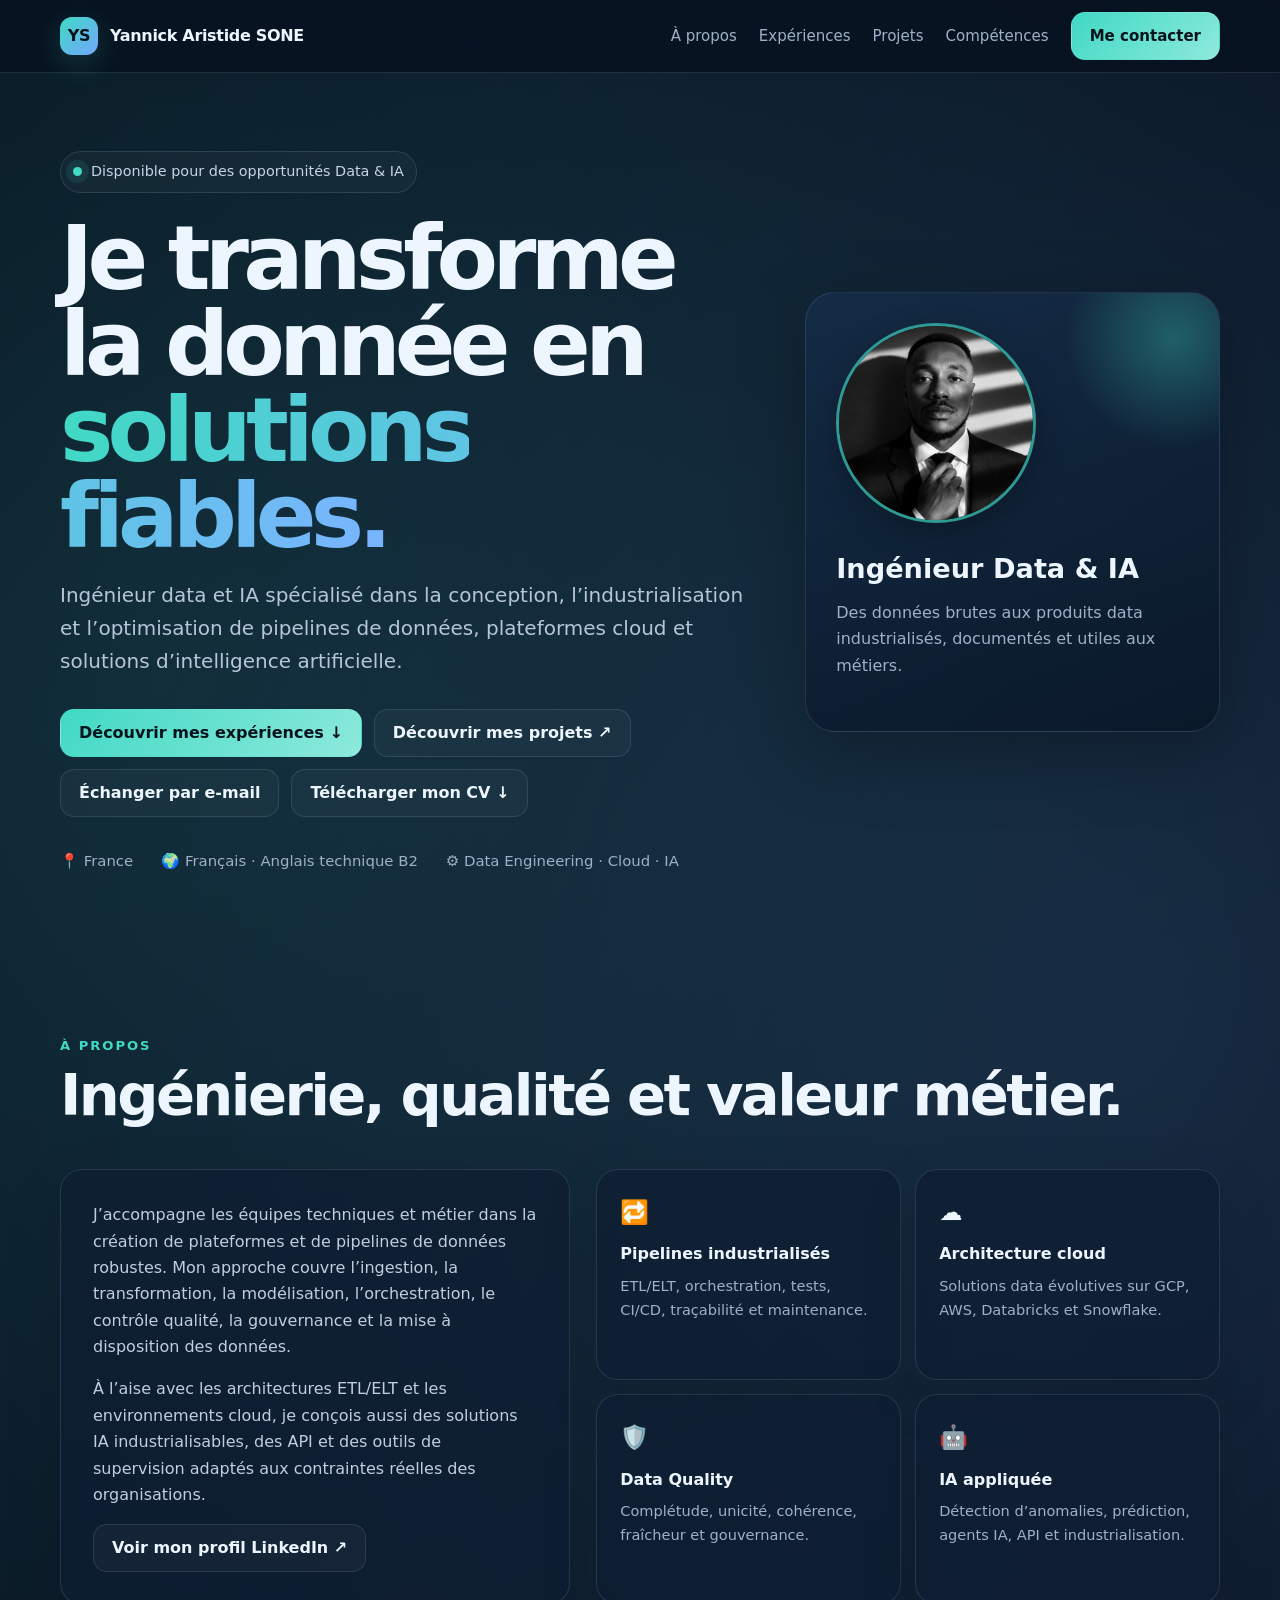
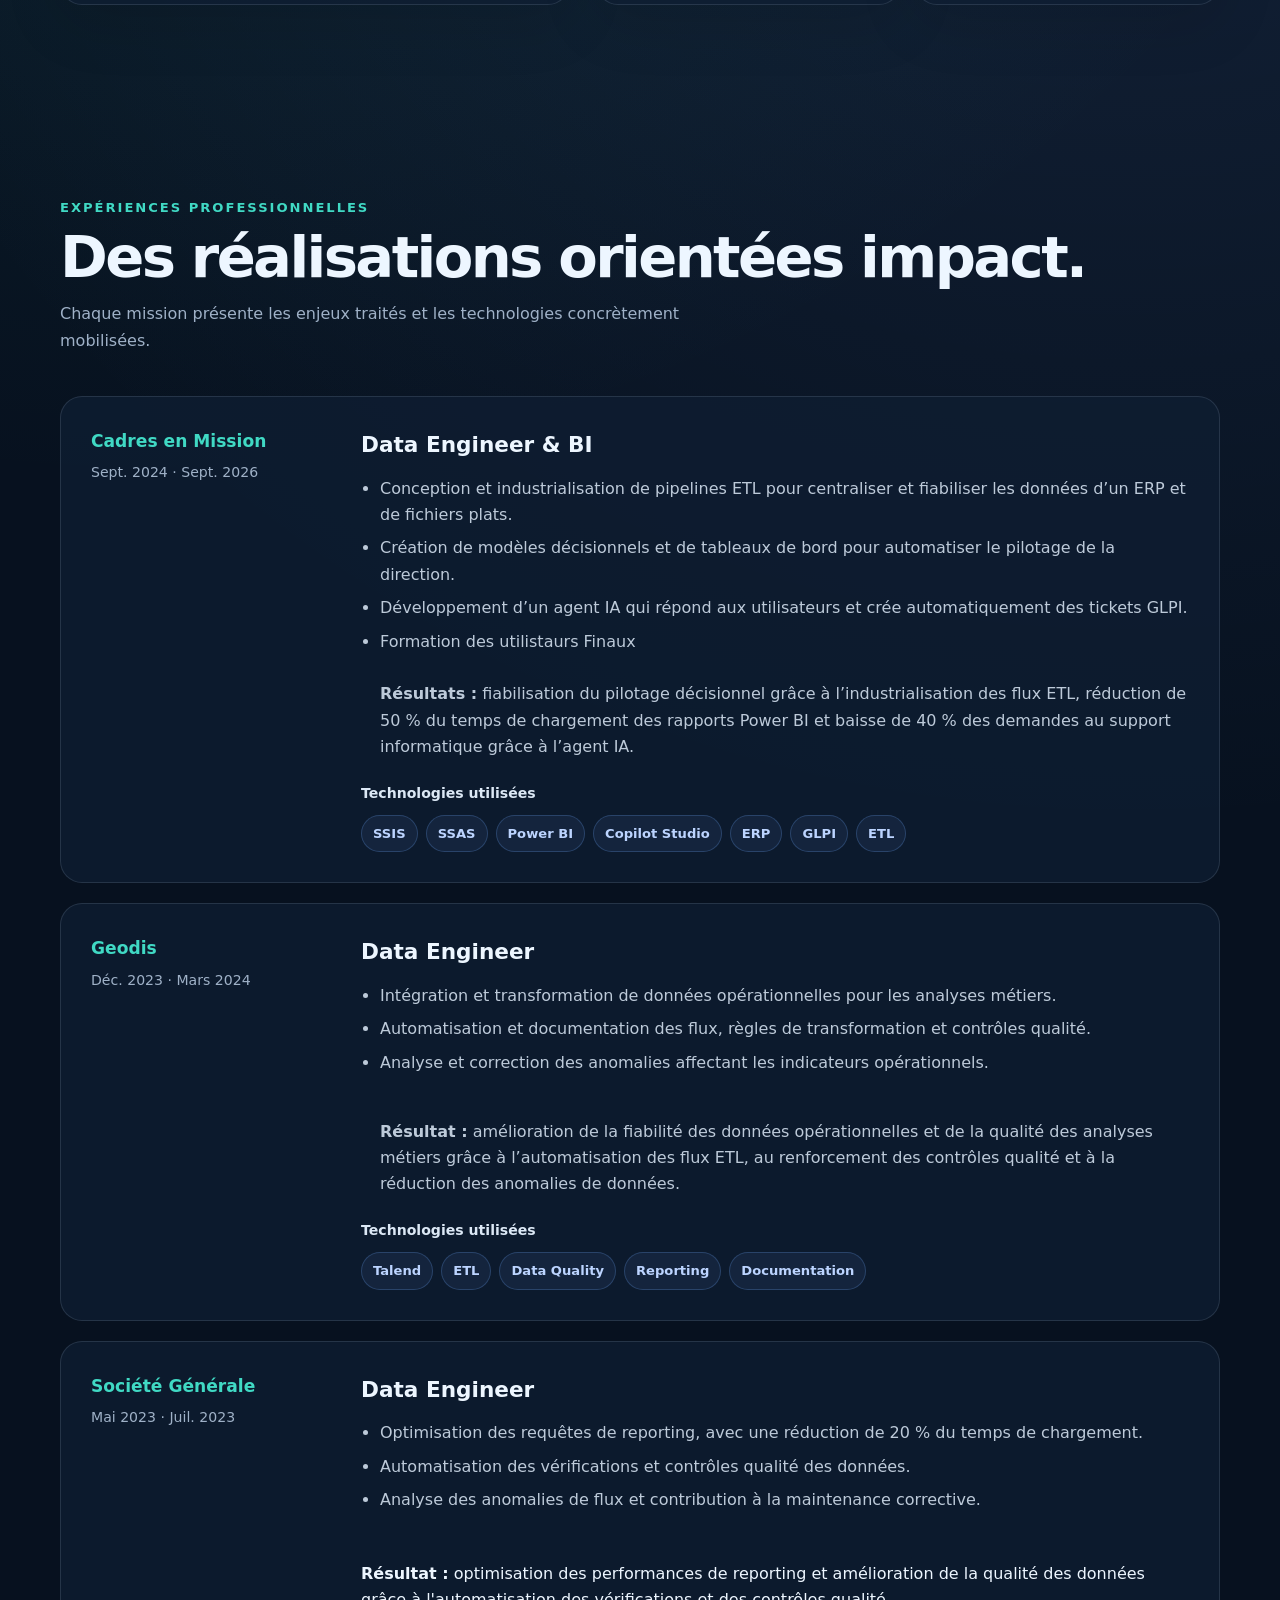
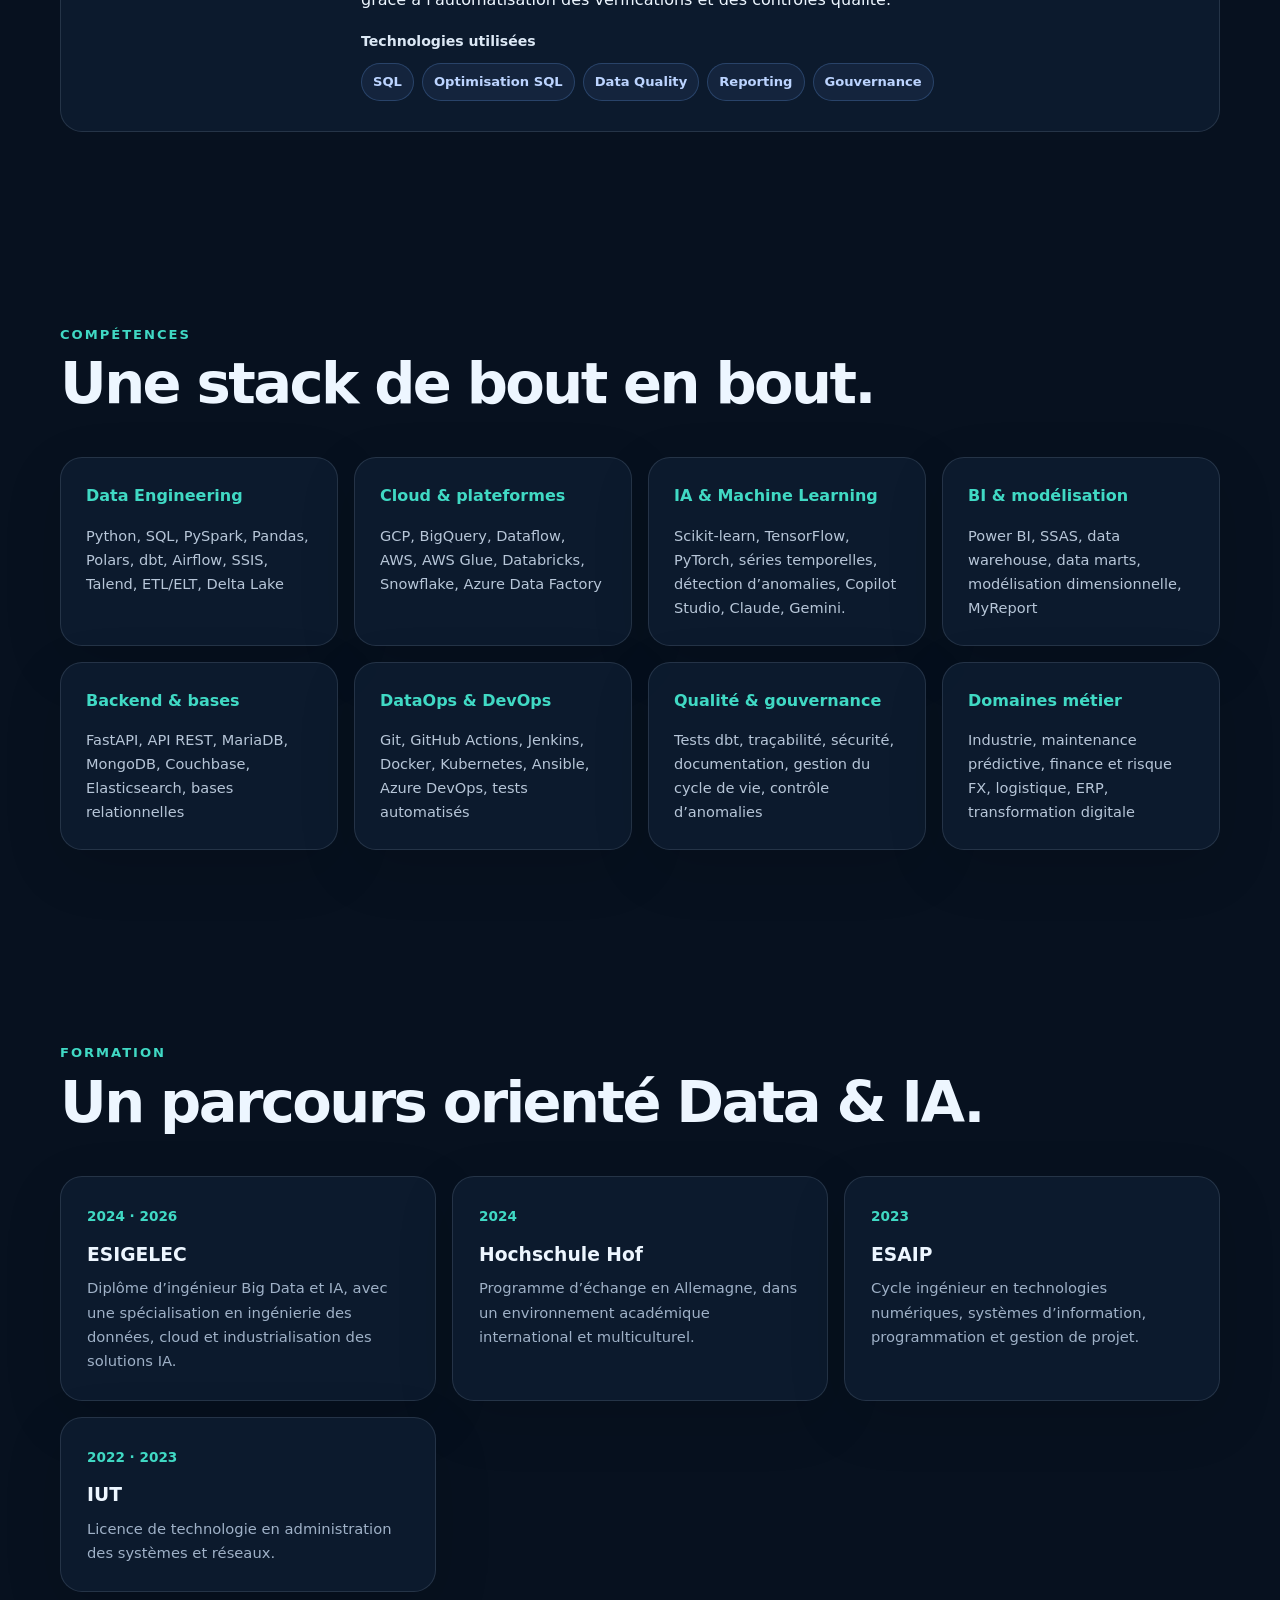
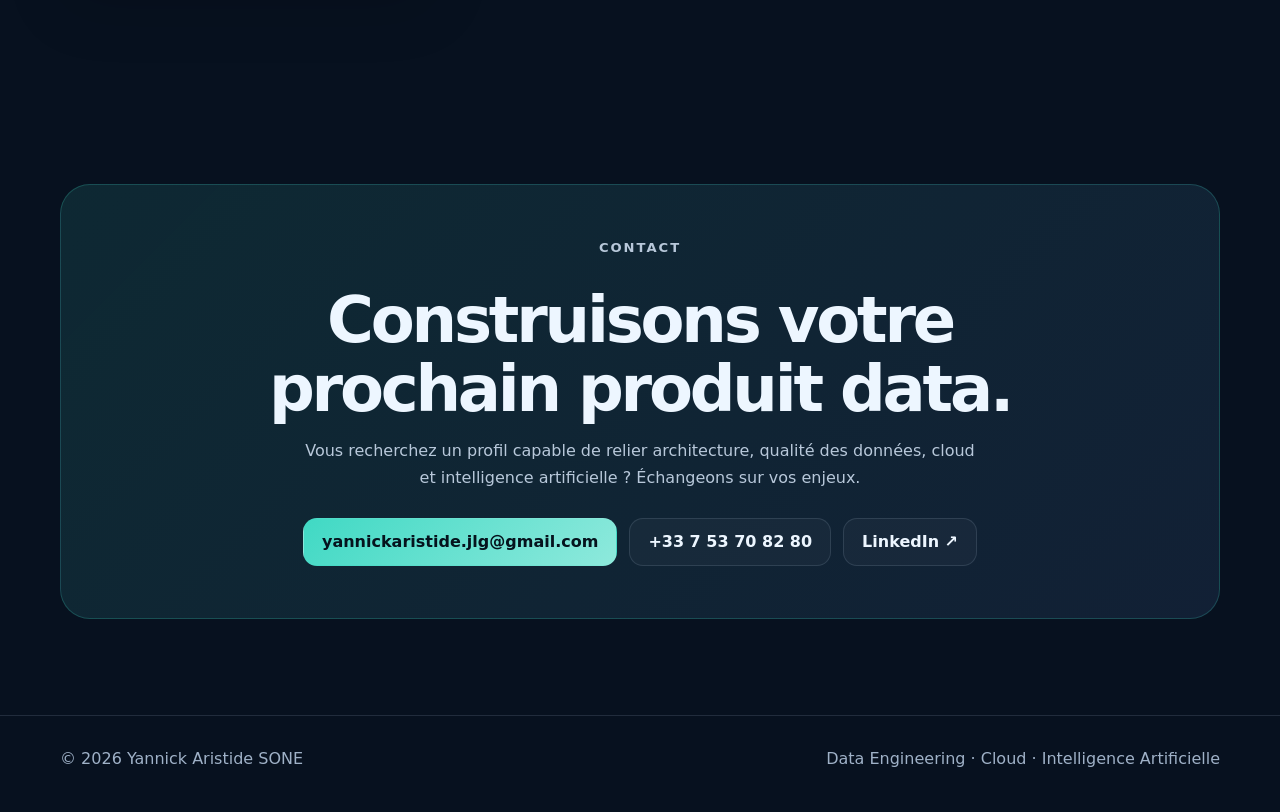
<file: index.html>
<!DOCTYPE html>
<html lang="fr">
<head>
	<meta charset="UTF-8" />
	<meta name="viewport" content="width=device-width, initial-scale=1.0" />
	<meta name="description"content="Portfolio de Yannick Aristide SONE, Data Engineer & AI Engineer spécialisé en pipelines de données, cloud, DataOps et intelligence artificielle." />
	<meta name="theme-color" content="#07111f" />
	<title>Yannick Aristide SONE | Ingénieur Big data & IA</title>
	<link rel="stylesheet" href="css/style.css" />
	<script defer src="https://cloud.umami.is/script.js"
		data-website-id="248f7b9d-cdf1-4cb3-993b-ef63a6f0d2b1"></script>
</head>

<body>
	<a class="skip-link" href="#contenu">Aller au contenu</a>
	<nav class="nav" aria-label="Navigation principale">
		<div class="container nav-inner">
			<a class="brand" href="#accueil" aria-label="Accueil">
				<span class="brand-mark">YS</span>
				<span class="brand-name">Yannick Aristide SONE</span>
			</a>
			<div class="nav-links">
				<a href="#apropos">À propos</a>
				<a href="#experiences">Expériences</a>
				<a href="projets.html">Projets</a>
				<a href="#competences">Compétences</a>
				<a class="btn btn-primary nav-cta" href="#contact">Me contacter</a>
			</div>
		</div>
	</nav>

	<main id="contenu">
		<header class="hero" id="accueil">
			<div class="container hero-grid">
				<div>
					<div class="eyebrow"><span class="dot"></span> Disponible pour des opportunités Data & IA</div>
					<h1>Je transforme la donnée en <span class="gradient-text">solutions fiables.</span></h1>
					<p class="lead">Ingénieur data et IA spécialisé dans la conception, l’industrialisation et
						l’optimisation de pipelines de données, plateformes cloud et solutions d’intelligence
						artificielle.</p>
					<div class="hero-actions">
						<a class="btn btn-primary" href="#experiences">Découvrir mes expériences ↓</a>
						<a class="btn btn-secondary" href="projets.html">Découvrir mes projets ↗</a>
						<a class="btn btn-secondary" href="mailto:yannickaristide.jlg@gmail.com"
							data-umami-event="Contact email">Échanger par e-mail</a>
						<a class="btn btn-secondary" href="assets/pdf/CV_Yannick_S.pdf"
							download="CV_Yannick_S.pdf" data-umami-event="CV download">Télécharger mon CV ↓</a>
					</div>
					<div class="quick-facts">
						<span>📍 France</span>
						<span>🌍 Français · Anglais technique B2</span>
						<span>⚙️ Data Engineering · Cloud · IA</span>
					</div>
				</div>

				<aside class="hero-card" aria-label="Profil en bref">
					<img class="profile-photo" src="assets/images/Profil.PNG"
						alt="Portrait de Yannick Aristide SONE" width="1536" height="1024" />
					<h2>Ingénieur Data & IA</h2>
					<p>Des données brutes aux produits data industrialisés, documentés et utiles aux métiers.</p>
				</aside>
			</div>
		</header>

		<section id="apropos">
			<div class="container">
				<div class="section-head reveal">
					<div>
						<p class="kicker">À propos</p>
						<h2 class="section-title">Ingénierie, qualité et valeur métier.</h2>
					</div>
				</div>
				<div class="about-grid">
					<article class="panel about-copy reveal">
						<p>J’accompagne les équipes techniques et métier dans la création de plateformes et de pipelines
							de données robustes. Mon approche couvre l’ingestion, la transformation, la modélisation,
							l’orchestration, le contrôle qualité, la gouvernance et la mise à disposition des données.
						</p>
						<p>À l’aise avec les architectures ETL/ELT et les environnements cloud, je conçois aussi des
							solutions IA industrialisables, des API et des outils de supervision adaptés aux contraintes
							réelles des organisations.</p>
						<a class="btn btn-secondary" href="https://linkedin.com/in/yannick-aristide-sone"
							target="_blank" rel="noopener noreferrer">Voir mon profil LinkedIn ↗</a>
					</article>
					<div class="strengths">
						<article class="panel strength reveal">
							<div class="strength-icon">🔁</div>
							<h3>Pipelines industrialisés</h3>
							<p>ETL/ELT, orchestration, tests, CI/CD, traçabilité et maintenance.</p>
						</article>
						<article class="panel strength reveal">
							<div class="strength-icon">☁️</div>
							<h3>Architecture cloud</h3>
							<p>Solutions data évolutives sur GCP, AWS, Databricks et Snowflake.</p>
						</article>
						<article class="panel strength reveal">
							<div class="strength-icon">🛡️</div>
							<h3>Data Quality</h3>
							<p>Complétude, unicité, cohérence, fraîcheur et gouvernance.</p>
						</article>
						<article class="panel strength reveal">
							<div class="strength-icon">🤖</div>
							<h3>IA appliquée</h3>
							<p>Détection d’anomalies, prédiction, agents IA, API et industrialisation.</p>
						</article>
					</div>
				</div>
			</div>
		</section>

		<section id="experiences">
			<div class="container">
				<div class="section-head reveal">
					<div>
						<p class="kicker">Expériences professionnelles</p>
						<h2 class="section-title">Des réalisations orientées impact.</h2>
						<p class="section-intro">Chaque mission présente les enjeux traités et les technologies
							concrètement mobilisées.</p>
					</div>
				</div>
				<div class="experience-list">
					<article class="experience reveal">
						<div>
							<div class="company">Cadres en Mission</div>
							<div class="period">Sept. 2024 · Sept. 2026</div>
						</div>
						<div>
							<h3 class="exp-title">Data Engineer & BI</h3>
							<ul>
								<li>Conception et industrialisation de pipelines ETL pour centraliser et fiabiliser les
									données d’un ERP et de fichiers plats.</li>
								<li>Création de modèles décisionnels et de tableaux de bord pour automatiser le pilotage
									de la direction.</li>
								<li>Développement d’un agent IA qui répond aux utilisateurs et crée automatiquement des
									tickets GLPI.</li>
								<li>Formation des utilistaurs Finaux</li>
								<br><strong>Résultats :</strong> fiabilisation du pilotage décisionnel grâce à
									l’industrialisation des flux ETL, réduction de 50 % du temps de chargement des
									rapports Power BI et baisse de 40 % des demandes au support informatique grâce à
									l’agent IA.</br>
							</ul>
							<p class="tech-label">Technologies utilisées</p>
							<div class="chips"><span class="chip">SSIS</span><span class="chip">SSAS</span><span
									class="chip">Power BI</span><span class="chip">Copilot Studio</span><span
									class="chip">ERP</span><span class="chip">GLPI</span><span class="chip">ETL</span>
							</div>
						</div>
					</article>
				
					<article class="experience reveal">
						<div>
							<div class="company">Geodis</div>
							<div class="period">Déc. 2023 · Mars 2024</div>
						</div>
						<div>
							<h3 class="exp-title">Data Engineer</h3>
							<ul>
								<li>Intégration et transformation de données opérationnelles pour les analyses métiers.
								</li>
								<li>Automatisation et documentation des flux, règles de transformation et contrôles
									qualité.</li>
								<li>Analyse et correction des anomalies affectant les indicateurs opérationnels.</li>
								<p><br><strong>Résultat :</strong> amélioration de la fiabilité des données opérationnelles et de la qualité des analyses métiers grâce à l’automatisation des flux ETL, au renforcement des contrôles qualité et à la réduction des anomalies de données.</br></p>
							</ul>
							<p class="tech-label">Technologies utilisées</p>
							<div class="chips"><span class="chip">Talend</span><span class="chip">ETL</span><span
									class="chip">Data Quality</span><span class="chip">Reporting</span><span
									class="chip">Documentation</span></div>
						</div>
					</article>
					<article class="experience reveal">
						<div>
							<div class="company">Société Générale</div>
							<div class="period">Mai 2023 · Juil. 2023</div>
						</div>
						<div>
							<h3 class="exp-title">Data Engineer</h3>
							<ul>
								<li>Optimisation des requêtes de reporting, avec une réduction de 20 % du temps de
									chargement.</li>
								<li>Automatisation des vérifications et contrôles qualité des données.</li>
								<li>Analyse des anomalies de flux et contribution à la maintenance corrective.</li>
							</ul>
							<p><br><strong>Résultat :</strong> optimisation des performances de reporting et amélioration de la qualité des données grâce à l'automatisation des vérifications et des contrôles qualité.</br></p>
							<p class="tech-label">Technologies utilisées</p>
							<div class="chips"><span class="chip">SQL</span><span class="chip">Optimisation
									SQL</span><span class="chip">Data Quality</span><span
									class="chip">Reporting</span><span class="chip">Gouvernance</span></div>
						</div>
					</article>
				</div>
			</div>
		</section>

		<section id="competences">
			<div class="container">
				<div class="section-head reveal">
					<div>
						<p class="kicker">Compétences</p>
						<h2 class="section-title">Une stack de bout en bout.</h2>
					</div>
				</div>
				<div class="skills-grid">
					<article class="panel skill-card reveal">
						<h3>Data Engineering</h3>
						<p>Python, SQL, PySpark, Pandas, Polars, dbt, Airflow, SSIS, Talend, ETL/ELT, Delta Lake</p>
					</article>
					<article class="panel skill-card reveal">
						<h3>Cloud & plateformes</h3>
						<p>GCP, BigQuery, Dataflow, AWS, AWS Glue, Databricks, Snowflake, Azure Data Factory</p>
					</article>
					<article class="panel skill-card reveal">
						<h3>IA & Machine Learning</h3>
						<p>Scikit-learn, TensorFlow, PyTorch, séries temporelles, détection d’anomalies, Copilot Studio,
							Claude, Gemini.</p>
					</article>
					<article class="panel skill-card reveal">
						<h3>BI & modélisation</h3>
						<p>Power BI, SSAS, data warehouse, data marts, modélisation dimensionnelle, MyReport</p>
					</article>
					<article class="panel skill-card reveal">
						<h3>Backend & bases</h3>
						<p>FastAPI, API REST, MariaDB, MongoDB, Couchbase, Elasticsearch, bases relationnelles</p>
					</article>
					<article class="panel skill-card reveal">
						<h3>DataOps & DevOps</h3>
						<p>Git, GitHub Actions, Jenkins, Docker, Kubernetes, Ansible, Azure DevOps, tests automatisés
						</p>
					</article>
					<article class="panel skill-card reveal">
						<h3>Qualité & gouvernance</h3>
						<p>Tests dbt, traçabilité, sécurité, documentation, gestion du cycle de vie, contrôle
							d’anomalies</p>
					</article>
					<article class="panel skill-card reveal">
						<h3>Domaines métier</h3>
						<p>Industrie, maintenance prédictive, finance et risque FX, logistique, ERP, transformation
							digitale</p>
					</article>
				</div>
			</div>
		</section>

		<section id="formation">
			<div class="container">
				<div class="section-head reveal">
					<div>
						<p class="kicker">Formation</p>
						<h2 class="section-title">Un parcours orienté Data & IA.</h2>
					</div>
				</div>
				<div class="education-grid">
					<article class="panel education reveal"><span class="year">2024 · 2026</span>
						<h3>ESIGELEC</h3>
						<p>Diplôme d’ingénieur Big Data et IA, avec une spécialisation en ingénierie des données, cloud
							et industrialisation des solutions IA.</p>
					</article>
					<article class="panel education reveal"><span class="year">2024</span>
						<h3>Hochschule Hof</h3>
						<p>Programme d’échange en Allemagne, dans un environnement académique international et
							multiculturel.</p>
					</article>
					<article class="panel education reveal"><span class="year">2023</span>
						<h3>ESAIP</h3>
						<p>Cycle ingénieur en technologies numériques, systèmes d’information, programmation et gestion
							de projet.</p>
					</article>
					<article class="panel education reveal"><span class="year">2022 · 2023</span>
						<h3>IUT</h3>
						<p>Licence de technologie en administration des systèmes et réseaux.</p>
					</article>
				</div>
			</div>
		</section>

		<section id="contact">
			<div class="container">
				<div class="contact-wrap reveal">
					<p class="kicker">Contact</p>
					<h2>Construisons votre prochain produit data.</h2>
					<p>Vous recherchez un profil capable de relier architecture, qualité des données, cloud et
						intelligence artificielle ? Échangeons sur vos enjeux.</p>
					<div class="contact-actions">
						<a class="btn btn-primary" href="mailto:yannickaristide.jlg@gmail.com"
							data-umami-event="Contact email">yannickaristide.jlg@gmail.com</a>
						<a class="btn btn-secondary" href="tel:+33753708280"
							data-umami-event="Contact phone">+33 7 53 70 82 80</a>
						<a class="btn btn-secondary" href="https://linkedin.com/in/yannick-aristide-sone"
							target="_blank" rel="noopener noreferrer"
							data-umami-event="LinkedIn click">LinkedIn ↗</a>
					</div>
				</div>
			</div>
		</section>
	</main>

	<footer>
		<div class="container footer-inner"><span>© <span id="year"></span> Yannick Aristide SONE</span><span>Data
				Engineering · Cloud · Intelligence Artificielle</span></div>
	</footer>
	<script src="js/script.js"></script>
</body>
</html>
</file>
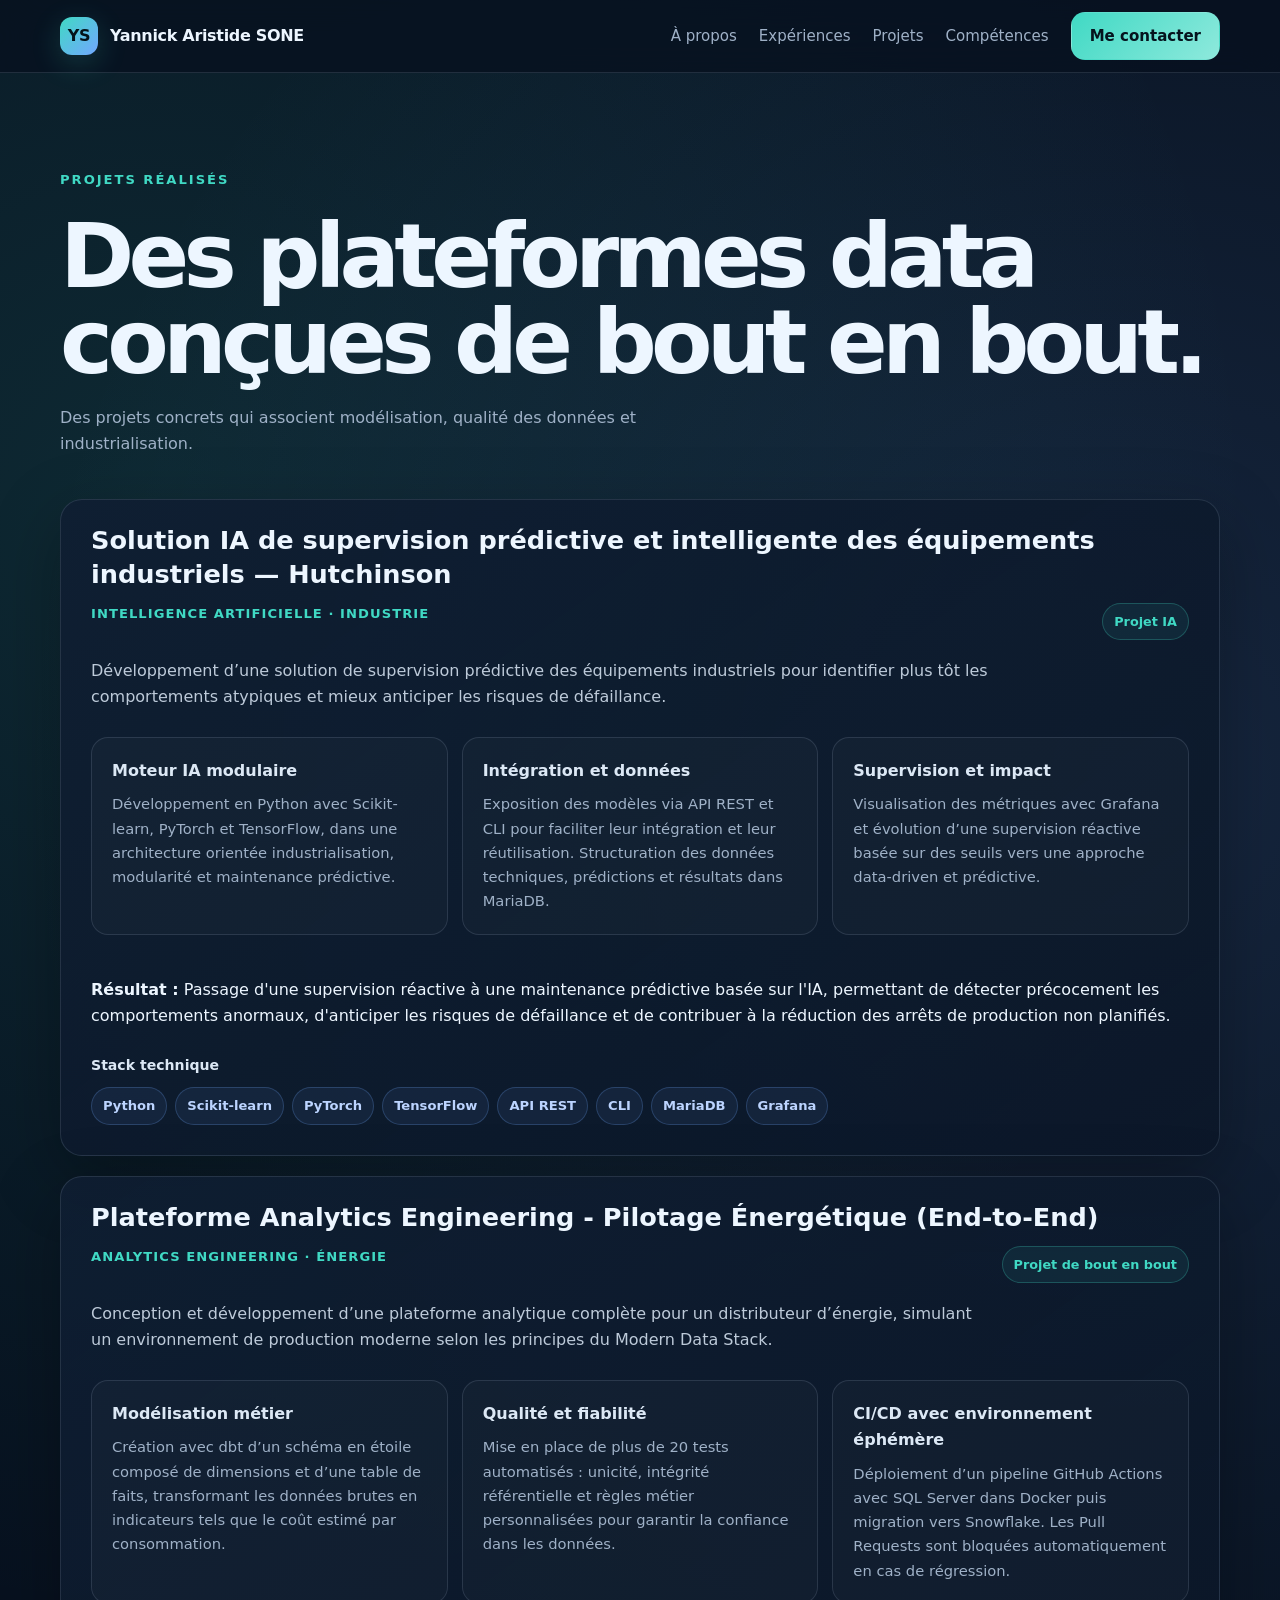
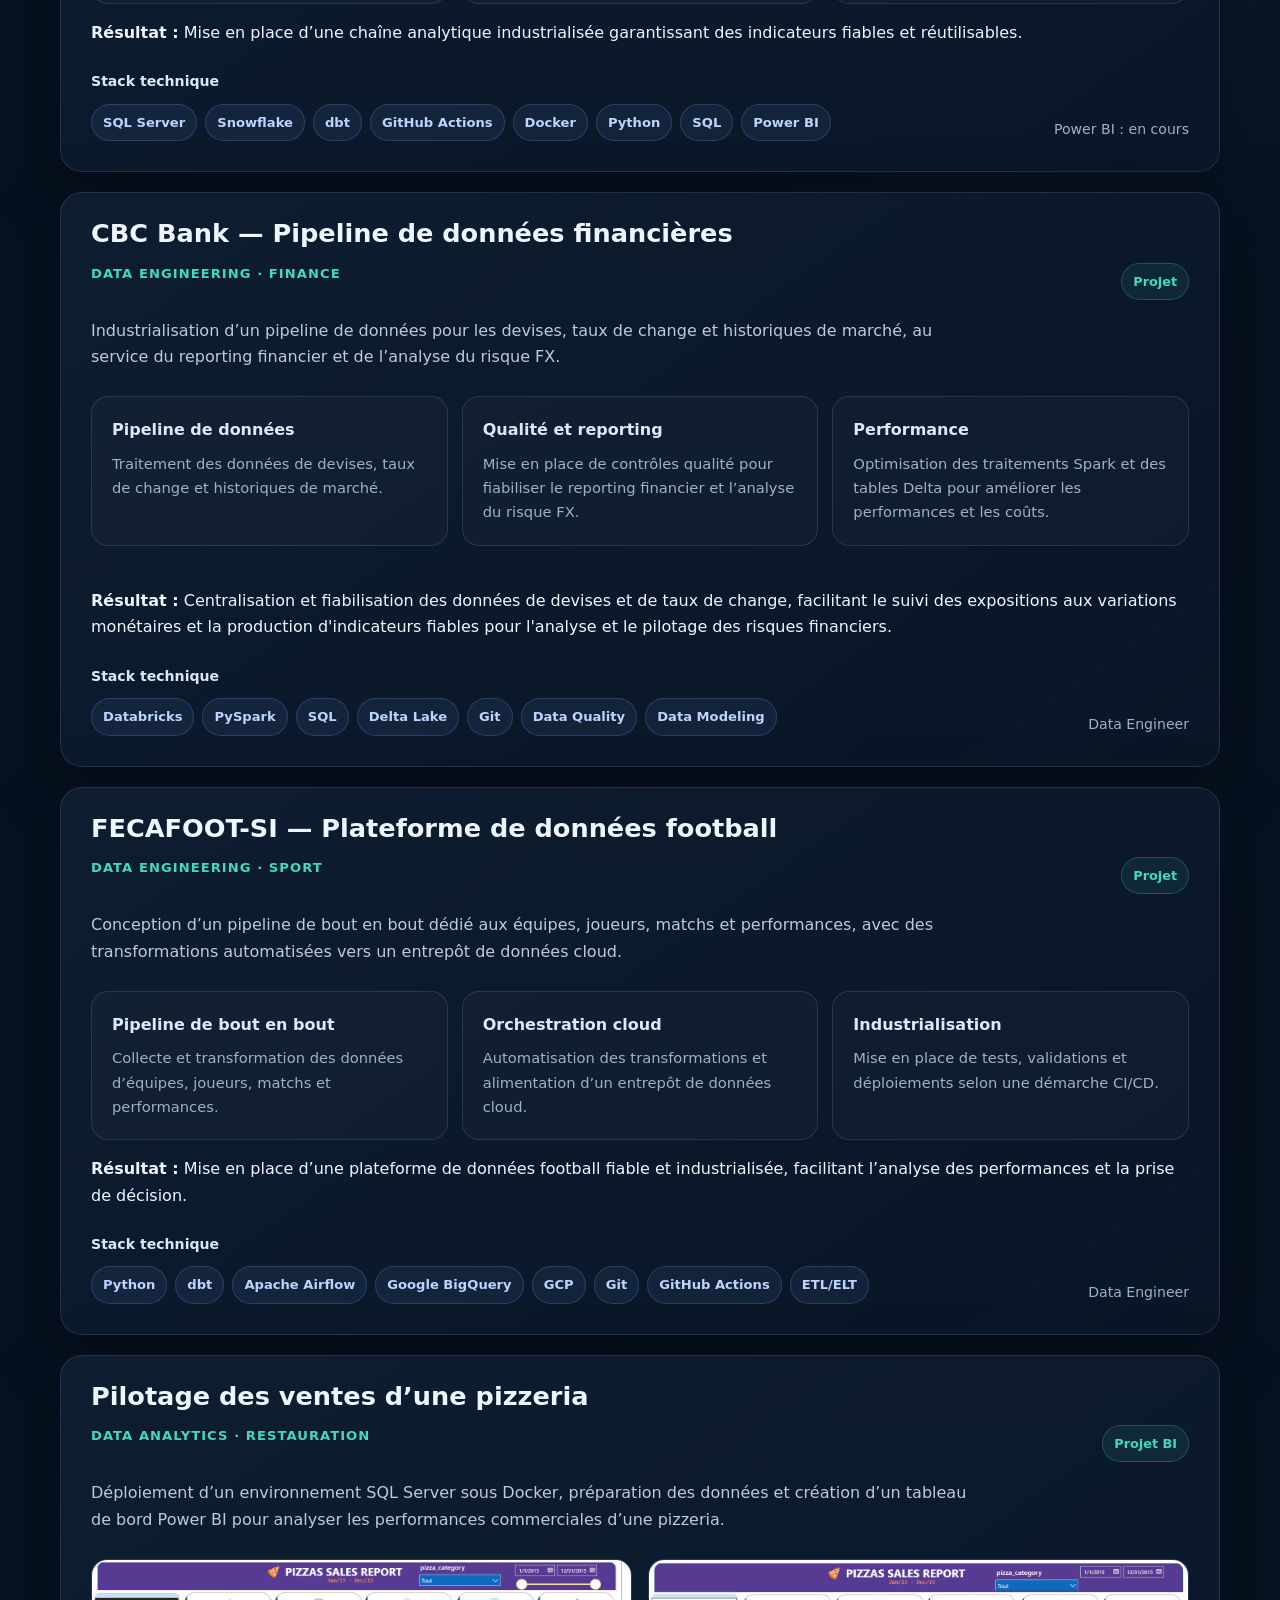
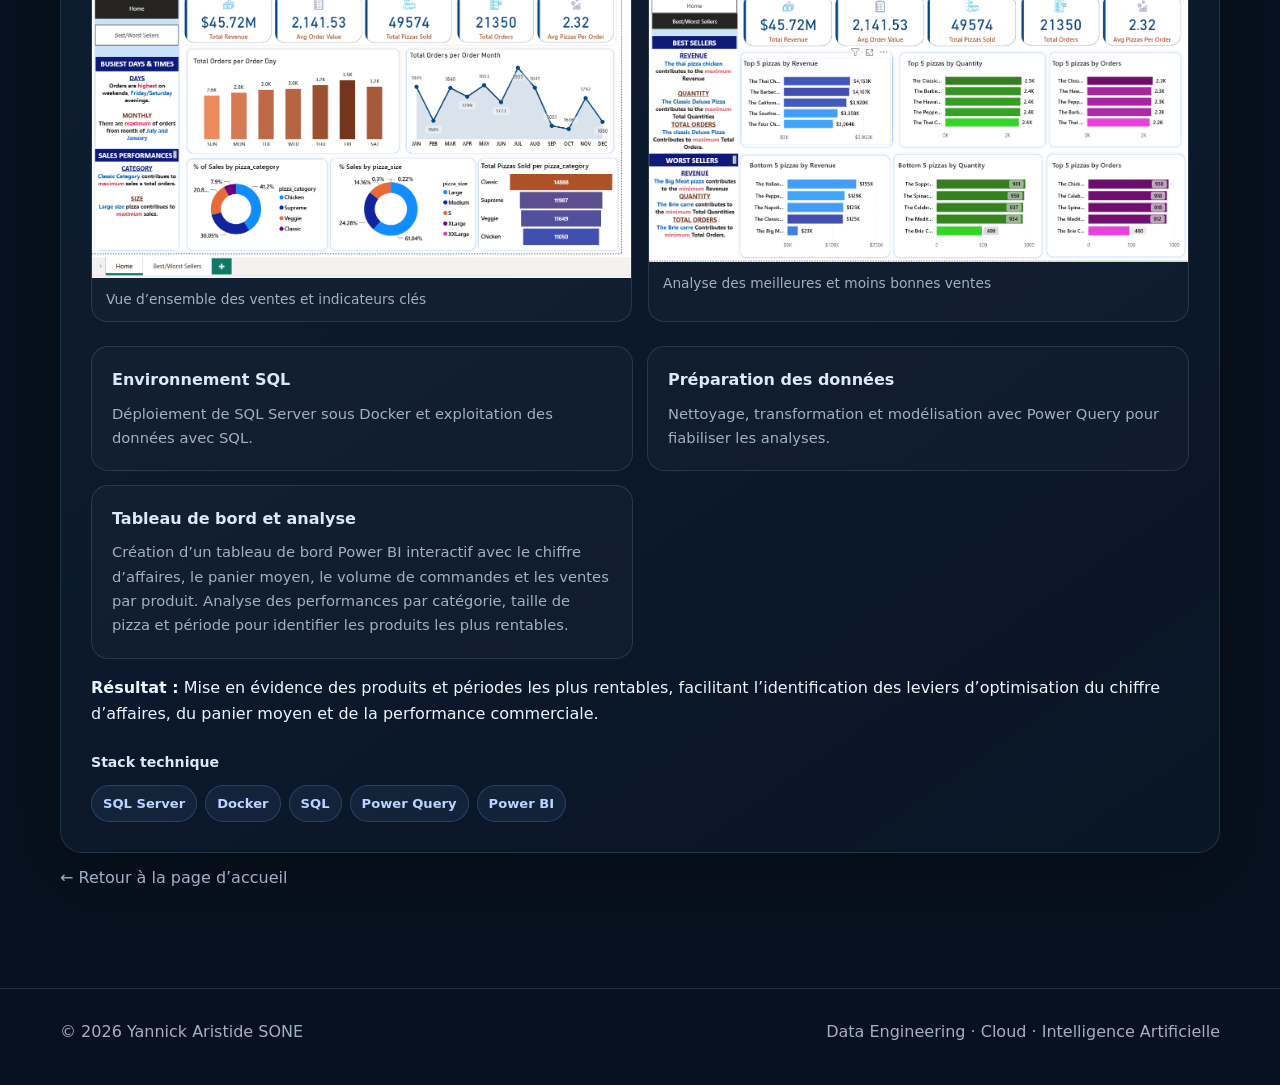
<file: projets.html>
<!DOCTYPE html>
<html lang="fr">
<head>
	<meta charset="UTF-8" />
	<meta name="viewport" content="width=device-width, initial-scale=1.0" />
	<meta name="description" content="Découvrez les projets de Yannick Aristide SONE en data engineering, analytics et industrialisation des données." />
	<meta name="theme-color" content="#07111f" />
	<title>Projets | Yannick Aristide SONE</title>
	<link rel="stylesheet" href="css/style.css" />
	<script defer src="https://cloud.umami.is/script.js"
		data-website-id="248f7b9d-cdf1-4cb3-993b-ef63a6f0d2b1"></script>
</head>

<body>
	<a class="skip-link" href="#contenu">Aller au contenu</a>
	<nav class="nav" aria-label="Navigation principale">
		<div class="container nav-inner">
			<a class="brand" href="index.html#accueil" aria-label="Accueil">
				<span class="brand-mark">YS</span>
				<span class="brand-name">Yannick Aristide SONE</span>
			</a>
			<div class="nav-links">
				<a href="index.html#apropos">À propos</a>
				<a href="index.html#experiences">Expériences</a>
				<a href="#projets" aria-current="page">Projets</a>
				<a href="index.html#competences">Compétences</a>
				<a class="btn btn-primary nav-cta" href="index.html#contact">Me contacter</a>
			</div>
		</div>
	</nav>

	<main id="contenu">
		<section id="projets">
			<div class="container">
				<div class="section-head reveal">
					<div>
						<p class="kicker">Projets réalisés</p>
						<h1 class="section-title">Des plateformes data conçues de bout en bout.</h1>
						<p class="section-intro">Des projets concrets qui associent modélisation, qualité des données
							et industrialisation.</p>
					</div>
				</div>
				<div class="project-list">
					<article class="project-item reveal">
						<h2 class="project-title">Solution IA de supervision prédictive et intelligente des équipements industriels — Hutchinson</h2>
						<div class="project-details">
							<div class="project-heading">
								<p class="project-category">Intelligence artificielle · Industrie</p>
								<span class="project-status">Projet IA</span>
							</div>
							<p class="project-description">Développement d’une solution de supervision prédictive des équipements industriels pour identifier plus tôt les comportements atypiques et mieux anticiper les risques de défaillance.</p>
							<div class="project-highlights">
								<div class="project-highlight">
									<h4>Moteur IA modulaire</h4>
									<p>Développement en Python avec Scikit-learn, PyTorch et TensorFlow, dans une architecture orientée industrialisation, modularité et maintenance prédictive.</p>
								</div>
								<div class="project-highlight">
									<h4>Intégration et données</h4>
									<p>Exposition des modèles via API REST et CLI pour faciliter leur intégration et leur réutilisation. Structuration des données techniques, prédictions et résultats dans MariaDB.</p>
								</div>
								<div class="project-highlight">
									<h4>Supervision et impact</h4>
									<p>Visualisation des métriques avec Grafana et évolution d’une supervision réactive basée sur des seuils vers une approche data-driven et prédictive.</p>
								</div>
							</div>
							<p><br><strong>Résultat :</strong> Passage d'une supervision réactive à une maintenance prédictive basée sur l'IA, permettant de détecter précocement les comportements anormaux, d'anticiper les risques de défaillance et de contribuer à la réduction des arrêts de production non planifiés.</br></p>
							<div class="project-footer">
								<div>
									<p class="tech-label">Stack technique</p>
									<div class="chips">
										<span class="chip">Python</span><span class="chip">Scikit-learn</span><span class="chip">PyTorch</span>
										<span class="chip">TensorFlow</span><span class="chip">API REST</span><span class="chip">CLI</span>
										<span class="chip">MariaDB</span><span class="chip">Grafana</span>
									</div>
								</div>
							</div>
						</div>
					</article>
					<article class="project-item reveal">
						<h2 class="project-title">Plateforme Analytics Engineering - Pilotage Énergétique (End-to-End)</h2>
						<div class="project-details">
							<div class="project-heading">
								<p class="project-category">Analytics Engineering · Énergie</p>
								<span class="project-status">Projet de bout en bout</span>
							</div>
							<p class="project-description">Conception et développement d’une plateforme analytique complète
								pour un distributeur d’énergie, simulant un environnement de production moderne selon les
								principes du Modern Data Stack.</p>
							<div class="project-highlights">
								<div class="project-highlight">
									<h4>Modélisation métier</h4>
									<p>Création avec dbt d’un schéma en étoile composé de dimensions et d’une table de faits,
										transformant les données brutes en indicateurs tels que le coût estimé par consommation.</p>
								</div>
								<div class="project-highlight">
									<h4>Qualité et fiabilité</h4>
									<p>Mise en place de plus de 20 tests automatisés : unicité, intégrité référentielle et
										règles métier personnalisées pour garantir la confiance dans les données.</p>
								</div>
								<div class="project-highlight">
									<h4>CI/CD avec environnement éphémère</h4>
									<p>Déploiement d’un pipeline GitHub Actions avec SQL Server dans Docker puis migration vers Snowflake. Les Pull Requests
										sont bloquées automatiquement en cas de régression.</p>
								</div>
							</div>
							<p><strong>Résultat :</strong> Mise en place d’une chaîne analytique industrialisée garantissant des indicateurs fiables et réutilisables.</p>
							<div class="project-footer">
								<div>
									<p class="tech-label">Stack technique</p>
									<div class="chips">
										<span class="chip">SQL Server</span><span class="chip">Snowflake</span><span class="chip">dbt</span>
										<span class="chip">GitHub Actions</span><span class="chip">Docker</span><span
											class="chip">Python</span><span class="chip">SQL</span><span class="chip">Power BI</span>
									</div>
								</div>
								<p class="project-progress">Power BI : en cours</p>
							</div>
						</div>
					</article>
					<article class="project-item reveal">
						<h2 class="project-title">CBC Bank — Pipeline de données financières</h2>
						<div class="project-details">
							<div class="project-heading">
								<p class="project-category">Data Engineering · Finance</p>
								<span class="project-status">Projet</span>
							</div>
							<p class="project-description">Industrialisation d’un pipeline de données pour les devises,
								taux de change et historiques de marché, au service du reporting financier et de l’analyse
								du risque FX.</p>
							<div class="project-highlights">
								<div class="project-highlight">
									<h4>Pipeline de données</h4>
									<p>Traitement des données de devises, taux de change et historiques de marché.</p>
								</div>
								<div class="project-highlight">
									<h4>Qualité et reporting</h4>
									<p>Mise en place de contrôles qualité pour fiabiliser le reporting financier et
										l’analyse du risque FX.</p>
								</div>
								<div class="project-highlight">
									<h4>Performance</h4>
									<p>Optimisation des traitements Spark et des tables Delta pour améliorer les
										performances et les coûts.</p>
								</div>
							</div>
							<p><br><strong>Résultat :</strong> Centralisation et fiabilisation des données de devises et de taux de change, facilitant le suivi des expositions aux variations monétaires et la production d'indicateurs fiables pour l'analyse et le pilotage des risques financiers.</br></p>
							<div class="project-footer">
								<div>
									<p class="tech-label">Stack technique</p>
									<div class="chips">
										<span class="chip">Databricks</span><span class="chip">PySpark</span><span
											class="chip">SQL</span><span class="chip">Delta Lake</span><span
											class="chip">Git</span><span class="chip">Data Quality</span><span
											class="chip">Data Modeling</span>
									</div>
								</div>
								<p class="project-progress">Data Engineer</p>
							</div>
						</div>
					</article>
					<article class="project-item reveal">
						<h2 class="project-title">FECAFOOT-SI — Plateforme de données football</h2>
						<div class="project-details">
							<div class="project-heading">
								<p class="project-category">Data Engineering · Sport</p>
								<span class="project-status">Projet</span>
							</div>
							<p class="project-description">Conception d’un pipeline de bout en bout dédié aux équipes,
								joueurs, matchs et performances, avec des transformations automatisées vers un entrepôt de
								données cloud.</p>
							<div class="project-highlights">
								<div class="project-highlight">
									<h4>Pipeline de bout en bout</h4>
									<p>Collecte et transformation des données d’équipes, joueurs, matchs et performances.</p>
								</div>
								<div class="project-highlight">
									<h4>Orchestration cloud</h4>
									<p>Automatisation des transformations et alimentation d’un entrepôt de données cloud.</p>
								</div>
								<div class="project-highlight">
									<h4>Industrialisation</h4>
									<p>Mise en place de tests, validations et déploiements selon une démarche CI/CD.</p>
								</div>
							</div>
							<p><strong>Résultat :</strong> Mise en place d’une plateforme de données football fiable et industrialisée, facilitant l’analyse des performances et la prise de décision.</p>
							<div class="project-footer">
								<div>
									<p class="tech-label">Stack technique</p>
									<div class="chips">
										<span class="chip">Python</span><span class="chip">dbt</span><span
											class="chip">Apache Airflow</span><span class="chip">Google BigQuery</span><span
											class="chip">GCP</span><span class="chip">Git</span><span
											class="chip">GitHub Actions</span><span class="chip">ETL/ELT</span>
									</div>
								</div>
								<p class="project-progress">Data Engineer</p>
							</div>
						</div>
					</article>
					<article class="project-item project-item-pizzeria reveal">
						<h2 class="project-title">Pilotage des ventes d’une pizzeria</h2>
						<div class="project-details">
							<div class="project-heading">
								<p class="project-category">Data Analytics · Restauration</p>
								<span class="project-status">Projet BI</span>
							</div>
							<p class="project-description">Déploiement d’un environnement SQL Server sous Docker,
								préparation des données et création d’un tableau de bord Power BI pour analyser les
								performances commerciales d’une pizzeria.</p>
							<div class="project-gallery">
								<figure class="project-image">
									<button class="project-image-trigger" type="button"
										aria-label="Agrandir le tableau de bord des ventes de pizzas">
										<img src="assets/images/Pizzeria_Sale1.png"
											alt="Tableau de bord des ventes de pizzas : chiffre d’affaires, commandes, ventes par jour, mois, catégorie et taille."
											loading="lazy" />
									</button>
									<figcaption>Vue d’ensemble des ventes et indicateurs clés</figcaption>
								</figure>
								<figure class="project-image">
									<button class="project-image-trigger" type="button"
										aria-label="Agrandir le tableau de bord des meilleures et moins bonnes ventes">
										<img src="assets/images/Pizzeria_Sales2.png"
											alt="Tableau de bord Power BI comparant les pizzas les plus et les moins vendues."
											loading="lazy" />
									</button>
									<figcaption>Analyse des meilleures et moins bonnes ventes</figcaption>
								</figure>
							</div>
							<div class="project-highlights">
								<div class="project-highlight">
									<h4>Environnement SQL</h4>
									<p>Déploiement de SQL Server sous Docker et exploitation des données avec SQL.</p>
								</div>
								<div class="project-highlight">
									<h4>Préparation des données</h4>
									<p>Nettoyage, transformation et modélisation avec Power Query pour fiabiliser les analyses.</p>
								</div>
								<div class="project-highlight">
									<h4>Tableau de bord et analyse</h4>
									<p>Création d’un tableau de bord Power BI interactif avec le chiffre d’affaires,
										le panier moyen, le volume de commandes et les ventes par produit. Analyse des
										performances par catégorie, taille de pizza et période pour identifier les produits
										les plus rentables.</p>
								</div>
							</div>
							<p><strong>Résultat :</strong> Mise en évidence des produits et périodes les plus rentables, facilitant l’identification des leviers d’optimisation du
							chiffre d’affaires, du panier moyen et de la performance commerciale.</p>

							<div class="project-footer">
								<div>
									<p class="tech-label">Stack technique</p>
									<div class="chips">
										<span class="chip">SQL Server</span><span class="chip">Docker</span><span
											class="chip">SQL</span><span class="chip">Power Query</span><span
											class="chip">Power BI</span>
									</div>
								</div>
							</div>
						</div>
					</article>
				</div>
				<p class="section-intro"><a href="index.html">← Retour à la page d’accueil</a></p>
			</div>
		</section>
	</main>

	<dialog class="image-lightbox" aria-label="Illustration agrandie">
		<button class="image-lightbox-close" type="button" aria-label="Fermer l’illustration agrandie">×</button>
		<img class="image-lightbox-image" alt="" />
	</dialog>

	<footer>
		<div class="container footer-inner"><span>© <span id="year"></span> Yannick Aristide SONE</span><span>Data
				Engineering · Cloud · Intelligence Artificielle</span></div>
	</footer>
	<script src="js/script.js"></script>
</body>
</html>
</file>
<file: css/style.css>
:root {
	--bg: #07111f;
	--bg-soft: #0b1728;
	--card: rgba(15, 30, 50, .78);
	--card-solid: #0f1e32;
	--text: #edf6ff;
	--muted: #9fb1c7;
	--primary: #40d9c4;
	--secondary: #72a7ff;
	--line: rgba(159, 177, 199, .17);
	--shadow: 0 22px 70px rgba(0, 0, 0, .28);
	--radius: 22px;
	--max: 1160px;
}

* { box-sizing: border-box; }
html { scroll-behavior: smooth; }
body { margin: 0; color: var(--text); font-family: Inter, ui-sans-serif, system-ui, -apple-system, BlinkMacSystemFont, "Segoe UI", sans-serif; line-height: 1.65; background: radial-gradient(circle at 12% 12%, rgba(64, 217, 196, .12), transparent 28%), radial-gradient(circle at 88% 18%, rgba(114, 167, 255, .14), transparent 30%), var(--bg); }
a { color: inherit; text-decoration: none; }
button, a { -webkit-tap-highlight-color: transparent; }
.container { width: min(calc(100% - 40px), var(--max)); margin-inline: auto; }
.skip-link { position: absolute; left: -9999px; top: 12px; z-index: 200; padding: 10px 14px; background: white; color: #07111f; border-radius: 10px; }
.skip-link:focus { left: 12px; }
.nav { position: sticky; top: 0; z-index: 100; backdrop-filter: blur(18px); background: rgba(7, 17, 31, .76); border-bottom: 1px solid var(--line); }
.nav-inner { height: 72px; display: flex; align-items: center; justify-content: space-between; gap: 24px; }
.brand { display: flex; align-items: center; gap: 12px; font-weight: 800; letter-spacing: -.02em; }
.brand-mark { width: 38px; height: 38px; display: grid; place-items: center; border-radius: 12px; color: #04131a; background: linear-gradient(135deg, var(--primary), var(--secondary)); box-shadow: 0 8px 30px rgba(64, 217, 196, .2); }
.nav-links { display: flex; gap: 22px; align-items: center; color: var(--muted); font-size: .94rem; }
.nav-links a:hover, .nav-links a:focus-visible { color: var(--text); }
.btn { display: inline-flex; align-items: center; justify-content: center; gap: 9px; min-height: 48px; padding: 0 18px; border: 1px solid transparent; border-radius: 14px; font-weight: 750; transition: .2s ease; cursor: pointer; }
.btn-primary { color: #05131d; background: linear-gradient(135deg, var(--primary), #8ee9dc); }
.btn-secondary { border-color: var(--line); background: rgba(255,255,255,.03); color: var(--text); }
.btn:hover { transform: translateY(-2px); box-shadow: 0 12px 30px rgba(0,0,0,.2); }
.btn:focus-visible, a:focus-visible { outline: 3px solid rgba(64, 217, 196, .45); outline-offset: 3px; }
.hero { min-height: calc(100vh - 72px); display: grid; align-items: center; padding: 78px 0 66px; }
.hero-grid { display: grid; grid-template-columns: 1.25fr .75fr; gap: 54px; align-items: center; }
.eyebrow { display: inline-flex; align-items: center; gap: 9px; padding: 8px 12px; border: 1px solid var(--line); border-radius: 999px; background: rgba(255,255,255,.03); color: #c6d5e6; font-size: .9rem; }
.dot { width: 9px; height: 9px; border-radius: 50%; background: var(--primary); box-shadow: 0 0 0 7px rgba(64,217,196,.1); }
h1 { margin: 22px 0 20px; font-size: clamp(3rem, 7vw, 6.4rem); line-height: .96; letter-spacing: -.065em; }
.gradient-text { background: linear-gradient(90deg, var(--primary), #79b4ff); -webkit-background-clip: text; background-clip: text; color: transparent; }
.lead { max-width: 730px; margin: 0; color: #b6c6d8; font-size: clamp(1.05rem, 2vw, 1.25rem); }
.hero-actions { display: flex; flex-wrap: wrap; gap: 12px; margin-top: 31px; }
.quick-facts { display: flex; flex-wrap: wrap; gap: 18px 28px; margin-top: 32px; color: var(--muted); font-size: .93rem; }
.quick-facts span { display: flex; align-items: center; gap: 8px; }
.hero-card { position: relative; overflow: hidden; min-height: 440px; padding: 30px; border: 1px solid var(--line); border-radius: 30px; background: linear-gradient(160deg, rgba(21,44,71,.92), rgba(9,23,39,.88)); box-shadow: var(--shadow); }
.hero-card::before { content: ""; position: absolute; width: 230px; height: 230px; right: -70px; top: -70px; border-radius: 50%; background: radial-gradient(circle, rgba(64,217,196,.32), transparent 67%); }
.profile-photo { position: relative; z-index: 1; display: block; width: 200px; height: 200px; margin-bottom: 24px; border: 3px solid rgba(64,217,196,.65); border-radius: 50%; object-fit: cover; object-position: center 30%; box-shadow: 0 10px 30px rgba(0,0,0,.25); transition: transform .25s ease, box-shadow .25s ease; }
.profile-photo:hover { transform: translateY(-6px) scale(1.03); box-shadow: 0 16px 38px rgba(0,0,0,.35); }
.hero-card h2 { margin: 0 0 8px; font-size: 1.7rem; }
.hero-card p { color: var(--muted); margin: 0; }
section { padding: 96px 0; }
.section-head { display: flex; align-items: end; justify-content: space-between; gap: 30px; margin-bottom: 42px; }
.kicker { margin: 0 0 8px; color: var(--primary); font-size: .82rem; font-weight: 850; letter-spacing: .15em; text-transform: uppercase; }
h2.section-title { margin: 0; font-size: clamp(2rem, 4.6vw, 3.6rem); line-height: 1.08; letter-spacing: -.045em; }
.section-intro { max-width: 620px; color: var(--muted); margin: 12px 0 0; }
.about-grid { display: grid; grid-template-columns: .9fr 1.1fr; gap: 26px; }
.panel { border: 1px solid var(--line); border-radius: var(--radius); background: var(--card); box-shadow: 0 18px 60px rgba(0,0,0,.12); }
.about-copy { padding: 32px; }
.about-copy p { margin-top: 0; color: #c1cede; }
.strengths { display: grid; grid-template-columns: repeat(2, 1fr); gap: 14px; }
.strength { padding: 23px; }
.strength-icon { font-size: 1.45rem; }
.strength h3 { margin: 10px 0 6px; font-size: 1rem; }
.strength p { margin: 0; color: var(--muted); font-size: .91rem; }
.experience-list { display: grid; gap: 20px; }
.experience { display: grid; grid-template-columns: 240px 1fr; gap: 30px; padding: 30px; border: 1px solid var(--line); border-radius: var(--radius); background: var(--card); transition: border-color .2s ease, transform .2s ease; }
.experience:hover { border-color: rgba(64,217,196,.38); transform: translateY(-3px); }
.company { color: var(--primary); font-weight: 850; font-size: 1.07rem; }
.period { margin-top: 6px; color: var(--muted); font-size: .88rem; }
.exp-title { margin: 0 0 10px; font-size: 1.35rem; }
.experience ul { padding-left: 19px; margin: 13px 0 21px; color: #bdcad9; }
.experience li + li { margin-top: 7px; }
.tech-label { margin: 0 0 10px; font-weight: 750; font-size: .88rem; color: #dce8f5; }
.chips { display: flex; flex-wrap: wrap; gap: 8px; }
.chip { padding: 7px 11px; border: 1px solid rgba(114,167,255,.23); border-radius: 999px; background: rgba(114,167,255,.08); color: #bcd4ff; font-size: .82rem; font-weight: 700; }
.project-list { display: grid; gap: 20px; }
.project-item { overflow: hidden; border: 1px solid var(--line); border-radius: var(--radius); background: linear-gradient(145deg, rgba(15,30,50,.92), rgba(11,23,40,.88)); box-shadow: var(--shadow); transition: border-color .2s ease; }
.project-item:hover { border-color: rgba(64,217,196,.38); }
.project-title { margin: 0; padding: 24px 30px 12px; color: var(--text); font-size: clamp(1.25rem, 2.4vw, 1.6rem); line-height: 1.3; }
.project-details { padding: 0 30px 30px; }
.project-heading { display: flex; align-items: flex-start; justify-content: space-between; gap: 20px; }
.project-category { margin: 0; color: var(--primary); font-size: .82rem; font-weight: 800; letter-spacing: .08em; text-transform: uppercase; }
.project-heading h3 { max-width: 760px; margin: 0; font-size: clamp(1.45rem, 3vw, 2rem); line-height: 1.2; }
.project-status { flex: 0 0 auto; padding: 7px 11px; border: 1px solid rgba(64,217,196,.25); border-radius: 999px; background: rgba(64,217,196,.08); color: var(--primary); font-size: .8rem; font-weight: 750; }
.project-description { max-width: 900px; margin: 18px 0 26px; color: #bdcad9; }
.project-gallery { display: grid; grid-template-columns: repeat(2, minmax(0, 1fr)); gap: 16px; margin: 24px 0; }
.project-image { min-width: 0; margin: 0; overflow: hidden; border: 1px solid var(--line); border-radius: 16px; background: rgba(255,255,255,.025); }
.project-image-trigger { display: block; width: 100%; padding: 0; border: 0; background: transparent; cursor: zoom-in; }
.project-image-trigger:focus-visible { outline: 3px solid var(--primary); outline-offset: -3px; }
.project-image-trigger img { display: block; width: 100%; height: auto; transition: transform .2s ease; }
.project-image-trigger:hover img { transform: scale(1.02); }
.project-image figcaption { padding: 10px 14px; color: var(--muted); font-size: .86rem; }
.image-lightbox { position: fixed; width: min(96vw, 1500px); max-width: none; max-height: 94vh; padding: 48px 16px 16px; overflow: auto; border: 1px solid var(--line); border-radius: 16px; background: #07111f; color: var(--text); box-shadow: var(--shadow); }
.image-lightbox::backdrop { background: rgba(0, 0, 0, .88); }
.image-lightbox-image { display: block; width: 100%; height: auto; max-height: calc(94vh - 64px); object-fit: contain; }
.image-lightbox-close { position: absolute; top: 8px; right: 10px; width: 36px; height: 36px; border: 1px solid var(--line); border-radius: 50%; background: var(--card-solid); color: var(--text); font-size: 1.5rem; line-height: 1; cursor: pointer; }
.image-lightbox-close:focus-visible { outline: 3px solid var(--primary); outline-offset: 3px; }
.project-item-pizzeria .project-highlights { grid-template-columns: repeat(2, minmax(0, 1fr)); }
.project-highlights { display: grid; grid-template-columns: repeat(3, 1fr); gap: 14px; }
.project-highlight { padding: 20px; border: 1px solid var(--line); border-radius: 17px; background: rgba(255,255,255,.025); }
.project-highlight h4 { margin: 0 0 8px; color: #dce8f5; font-size: 1rem; }
.project-highlight p { margin: 0; color: var(--muted); font-size: .92rem; }
.project-footer { display: flex; align-items: end; justify-content: space-between; gap: 20px; margin-top: 24px; }
.project-progress { margin: 0; color: var(--muted); font-size: .88rem; }
.skills-grid { display: grid; grid-template-columns: repeat(4, 1fr); gap: 16px; }
.skill-card { padding: 25px; }
.skill-card h3 { margin: 0 0 14px; font-size: 1rem; color: var(--primary); }
.skill-card p { margin: 0; color: #b7c6d8; font-size: .91rem; }
.education-grid { display: grid; grid-template-columns: repeat(3, 1fr); gap: 16px; }
.education { padding: 26px; }
.education .year { color: var(--primary); font-size: .85rem; font-weight: 800; }
.education h3 { margin: 10px 0 6px; }
.education p { margin: 0; color: var(--muted); font-size: .92rem; }
.contact-wrap { position: relative; overflow: hidden; padding: 52px; border-radius: 30px; border: 1px solid rgba(64,217,196,.22); background: linear-gradient(135deg, rgba(64,217,196,.12), rgba(114,167,255,.10)); text-align: center; }
.contact-wrap h2 { margin: 0 auto 14px; max-width: 780px; font-size: clamp(2rem, 5vw, 4rem); line-height: 1.08; letter-spacing: -.05em; }
.contact-wrap p { color: #b8c8da; max-width: 680px; margin: 0 auto 27px; }
.contact-actions { display: flex; justify-content: center; flex-wrap: wrap; gap: 12px; }
footer { padding: 30px 0 40px; color: var(--muted); border-top: 1px solid var(--line); }
.footer-inner { display: flex; justify-content: space-between; gap: 20px; flex-wrap: wrap; }
.reveal { opacity: 0; transform: translateY(18px); transition: opacity .6s ease, transform .6s ease; }
.reveal.visible { opacity: 1; transform: none; }
@media (max-width: 900px) { .hero-grid, .about-grid { grid-template-columns: 1fr; } .hero { min-height: auto; } .hero-card { min-height: auto; } .skills-grid { grid-template-columns: repeat(2, 1fr); } .education-grid { grid-template-columns: 1fr; } .experience { grid-template-columns: 1fr; gap: 16px; } .project-highlights { grid-template-columns: 1fr; } .nav-inner { height: auto; min-height: 72px; padding-block: 8px; } .nav-links { flex-wrap: wrap; justify-content: flex-end; gap: 8px 14px; } }
@media (max-width: 900px) { .project-item-pizzeria .project-highlights { grid-template-columns: 1fr; } }
@media (max-width: 560px) { .container { width: min(calc(100% - 24px), var(--max)); } section { padding: 72px 0; } .nav-inner { flex-direction: column; justify-content: center; gap: 6px; padding-block: 8px; } .brand-name { display: none; } .nav-links { width: 100%; justify-content: center; gap: 2px 6px; font-size: .78rem; } .nav-links a:not(.nav-cta) { padding: 5px 7px; } .nav-links .nav-cta { width: auto; min-height: 34px; padding: 0 10px; font-size: .78rem; } h1 { font-size: clamp(2.75rem, 16vw, 4rem); } .hero { padding-top: 54px; } .hero-card, .experience, .about-copy, .contact-wrap { padding: 23px; } .profile-photo { width: 170px; height: 170px; } .project-title { padding: 20px 20px 10px; } .project-details { padding: 0 20px 20px; } .project-heading, .project-footer { align-items: flex-start; flex-direction: column; } .project-gallery { grid-template-columns: 1fr; } .strengths, .skills-grid { grid-template-columns: 1fr; } .section-head { display: block; } .btn { width: 100%; } .hero-actions, .contact-actions { display: grid; } }
@media (prefers-reduced-motion: reduce) { html { scroll-behavior: auto; } *, *::before, *::after { transition-duration: .01ms !important; animation-duration: .01ms !important; } }
@media (prefers-reduced-motion: reduce) { .profile-photo:hover { transform: none; } }
</file>
